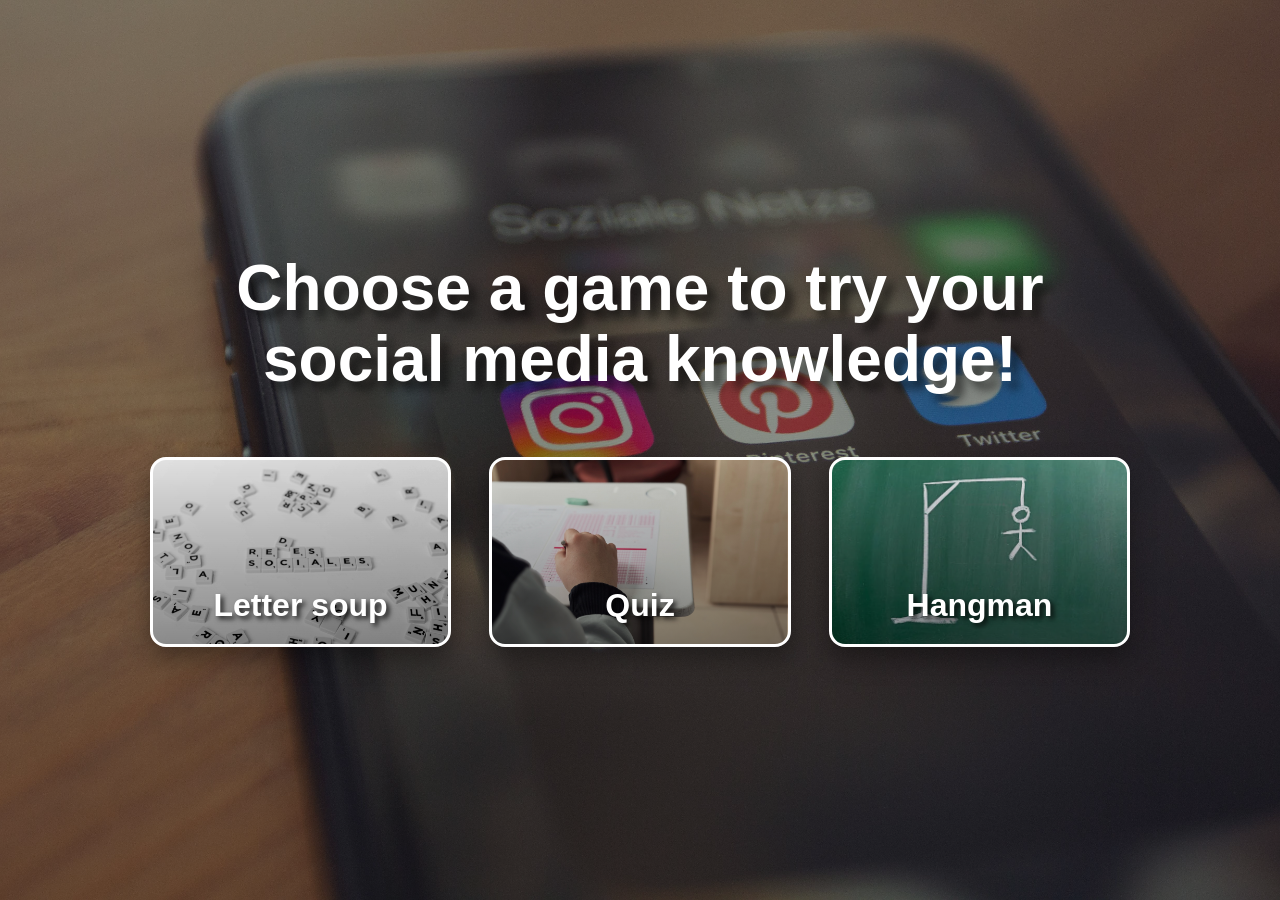
<file: index.html>
<!DOCTYPE html>
<html lang="en">
<head>
  <meta charset="UTF-8">
  <meta name="viewport" content="width=device-width, initial-scale=1.0">
  <meta http-equiv="refresh" content="0; url=src/pages/inicio/index.html">
  <meta name="description" content="Social media knowledge games">
  <title>Social Games</title>
</head>
<body>
  <p>
    Loading Social Games...
    <a href="src/pages/inicio/index.html">Open the game</a>
  </p>
  <script>
    window.location.replace("src/pages/inicio/index.html");
  </script>
</body>
</html>
</file>
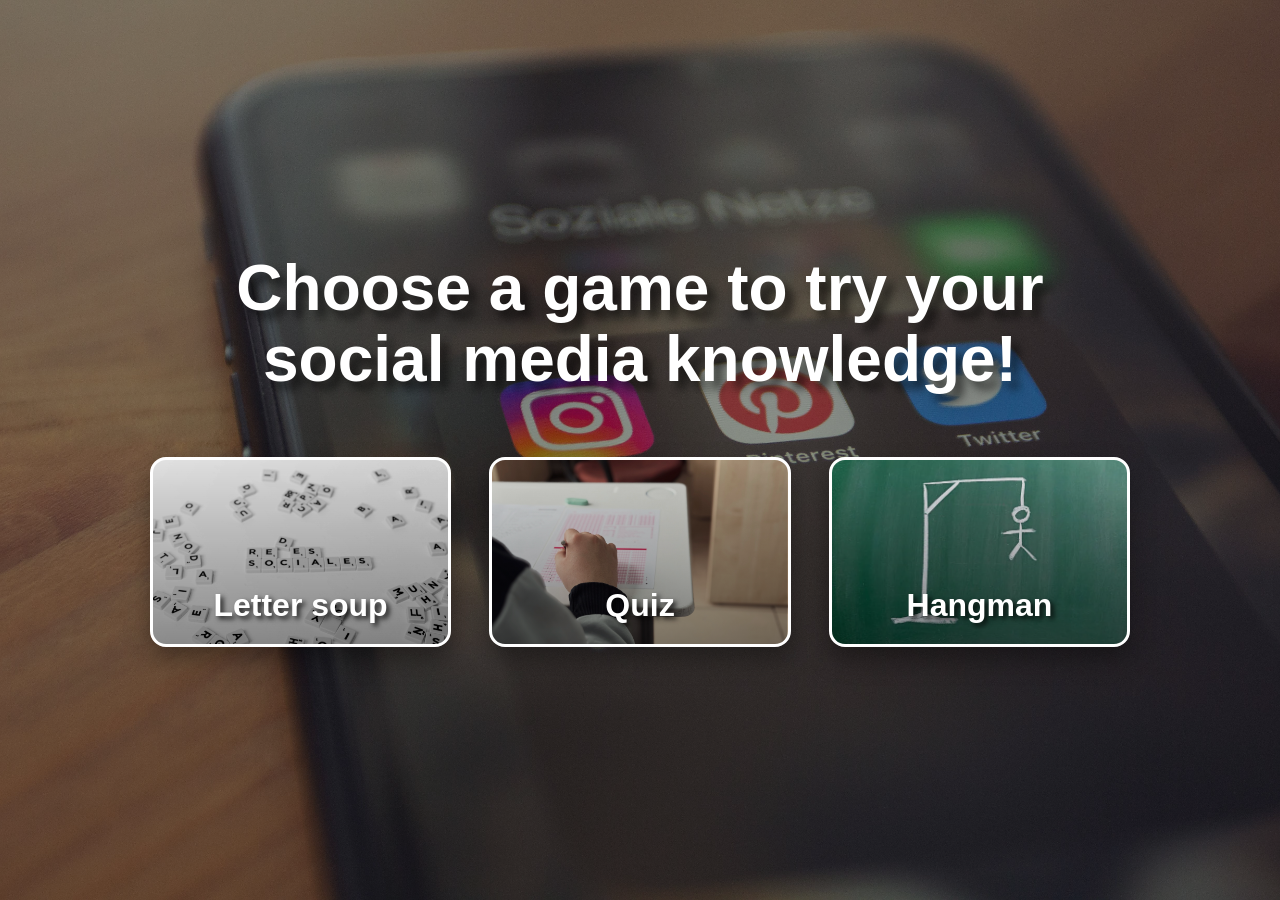
<file: src/pages/inicio/index.html>
<!DOCTYPE html>
<html lang="en">
<head>
  <meta charset="UTF-8">
  <meta name="viewport" content="width=device-width, initial-scale=1.0">
  <title>Choose a game</title>
  <link rel="stylesheet" href="../../css/inicio.css">
</head>
<body>
  <main class="home">
    <h1>Choose a game to try your social media knowledge!</h1>

    <nav class="game-list" aria-label="Games">
      <a class="game-button game-button--one" data-game="juego-1" href="../juegos/juego-1/index.html">
        <span>Letter soup</span>
      </a>
      <a class="game-button game-button--two" data-game="juego-2" href="../juegos/juego-2/index.html">
        <span>Quiz</span>
      </a>
      <a class="game-button game-button--three" data-game="juego-3" href="../juegos/juego-3/index.html">
        <span>Hangman</span>
      </a>
    </nav>

    <a id="results-link" class="results-link" href="../juegos/resultados/index.html" hidden>
      View your results
    </a>
  </main>
  <dialog id="completed-game-dialog" class="completed-game-dialog">
    <p>Finish the other games to continue, or restart your progress.</p>
    <div class="dialog-actions">
      <button id="restart-progress-button" class="restart-button" type="button">
        Restart progress
      </button>
      <button id="continue-button" class="continue-button" type="button">
        Continue
      </button>
    </div>
  </dialog>
  <script src="../juegos/player-session.js"></script>
  <script src="script.js"></script>
</body>
</html>
</file>
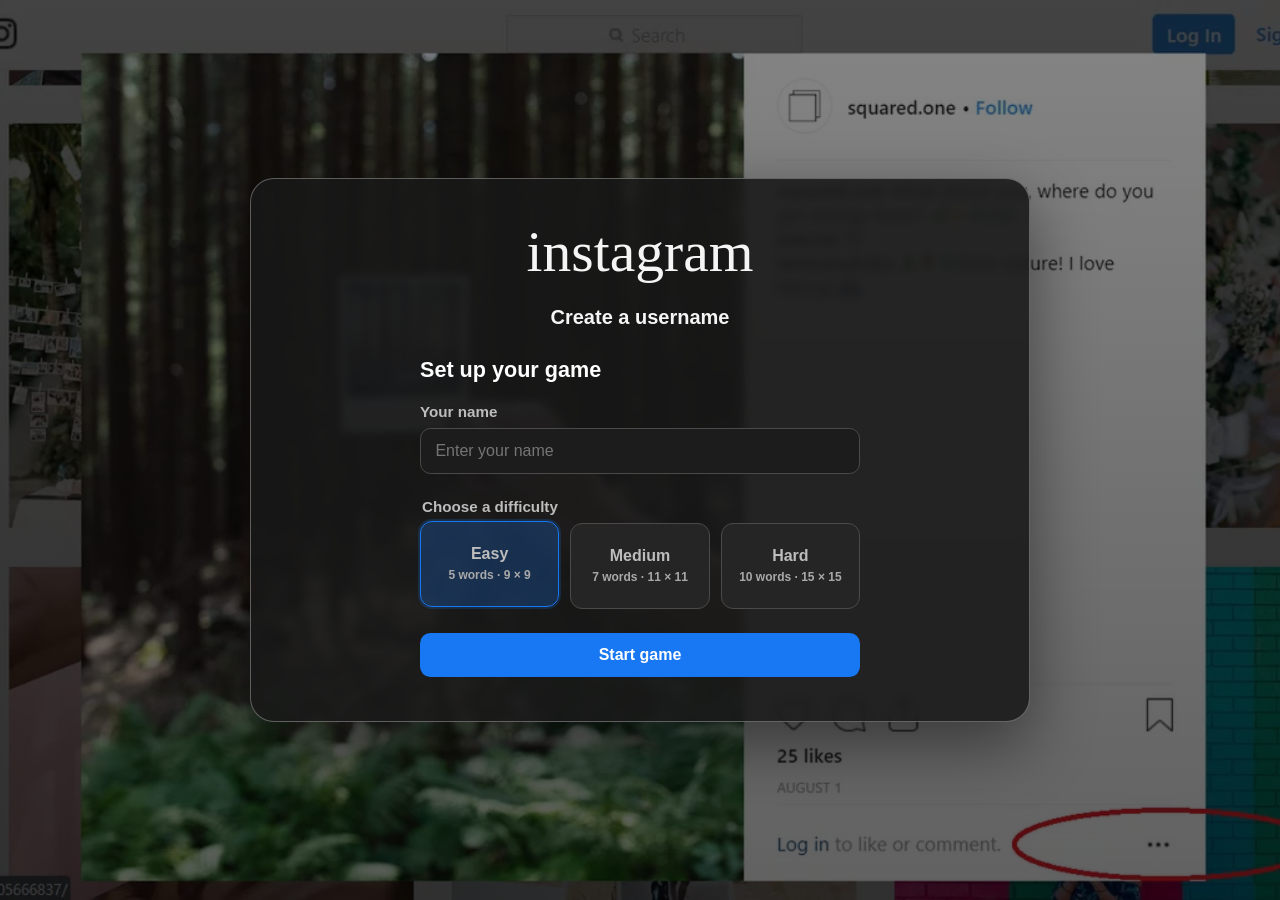
<file: src/pages/juegos/juego-1/index.html>
<!DOCTYPE html>
<html lang="en">
<head>
  <meta charset="UTF-8">
  <meta name="viewport" content="width=device-width, initial-scale=1.0">
  <meta name="description" content="Letter soup game">
  <title>Letter Soup</title>
  <link rel="stylesheet" href="style.css">
</head>
<body>
  <main class="game-shell">
    <section class="game-card" aria-labelledby="game-title">
      <header class="game-header">
        <p class="brand" aria-label="Instagram">instagram</p>
        <h1 id="game-title">Create a username</h1>
      </header>

      <section id="setup-panel" class="setup-panel" aria-labelledby="setup-title">
        <h2 id="setup-title">Set up your game</h2>
        <form id="setup-form">
          <div id="player-name-field">
            <label for="player-name">Your name</label>
            <input id="player-name" name="playerName" type="text" maxlength="24"
              autocomplete="name" placeholder="Enter your name" required>
          </div>

          <fieldset>
            <legend>Choose a difficulty</legend>
            <div class="difficulty-options">
              <label class="difficulty-option">
                <input type="radio" name="difficulty" value="easy" checked>
                <span><strong>Easy</strong><small>5 words · 9 × 9</small></span>
              </label>
              <label class="difficulty-option">
                <input type="radio" name="difficulty" value="medium">
                <span><strong>Medium</strong><small>7 words · 11 × 11</small></span>
              </label>
              <label class="difficulty-option">
                <input type="radio" name="difficulty" value="hard">
                <span><strong>Hard</strong><small>10 words · 15 × 15</small></span>
              </label>
            </div>
          </fieldset>

          <button class="primary-button" type="submit">Start game</button>
        </form>
      </section>

      <section id="game-panel" class="game-panel" hidden aria-live="polite">
        <div class="game-info">
          <div>
            <p class="eyebrow">Player</p>
            <p id="player-display" class="player-display"></p>
          </div>
          <div class="progress-box">
            <span id="progress-display">0 / 5 found</span>
            <div class="progress-track"><span id="progress-bar"></span></div>
          </div>
        </div>

        <div class="board-wrap">
          <div id="letter-grid" class="letter-grid" role="grid" aria-label="Letter soup"></div>
        </div>

        <div class="word-list-area">
          <h2>Words to find</h2>
          <ul id="word-list" class="word-list"></ul>
        </div>
      </section>

      <section id="success-panel" class="success-panel" hidden>
        <p class="success-icon" aria-hidden="true">★</p>
        <h2>You win!</h2>
        <p>Great job, <span id="winner-name"></span>.</p>
        <button id="continue-button" class="primary-button" type="button">Continue</button>
      </section>
    </section>
  </main>
  <script src="../player-session.js"></script>
  <script src="script.js"></script>
</body>
</html>
</file>
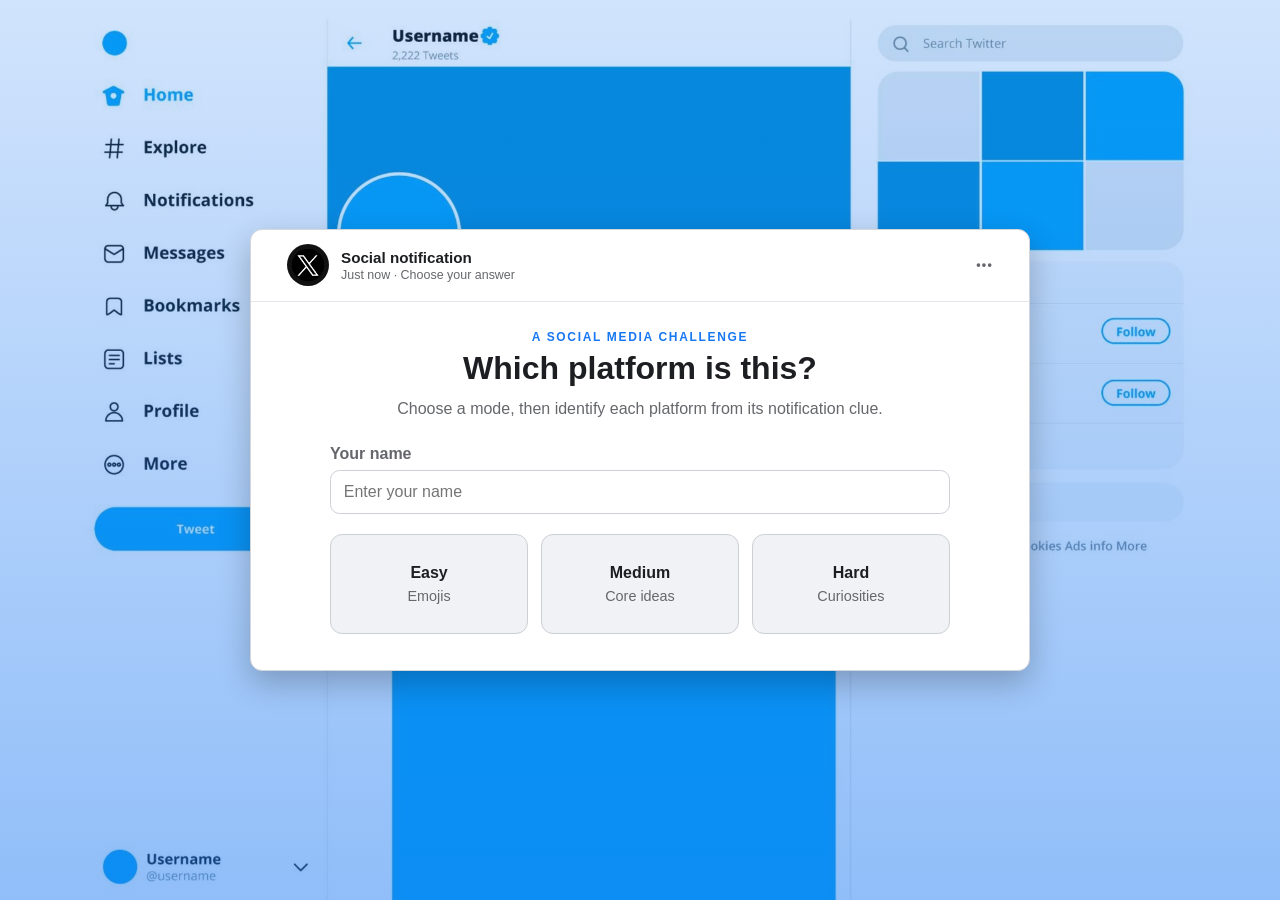
<file: src/pages/juegos/juego-2/index.html>
<!DOCTYPE html>
<html lang="en">
<head>
  <meta charset="UTF-8">
  <meta name="viewport" content="width=device-width, initial-scale=1.0">
  <meta name="description" content="Guess the social media platform from a notification clue">
  <title>Social notification</title>
  <link rel="stylesheet" href="style.css">
</head>
<body>
  <main class="game-shell">
    <section class="game-card" aria-labelledby="game-title">
      <header class="notification-header">
        <img class="header-logo" src="../../../assets/images/juegos/juego-2/x_logo.png" alt="">
        <div>
          <strong>Social notification</strong>
          <span>Just now · Choose your answer</span>
        </div>
        <span class="more-button" aria-hidden="true">•••</span>
      </header>

      <section id="setup-panel" class="setup-panel" aria-labelledby="game-title">
        <p class="eyebrow">A social media challenge</p>
        <h1 id="game-title">Which platform is this?</h1>
        <p class="intro">Choose a mode, then identify each platform from its notification clue.</p>
        <div id="player-name-field" class="player-name-field">
          <label for="player-name">Your name</label>
          <input id="player-name" type="text" maxlength="24" autocomplete="name"
            placeholder="Enter your name">
        </div>
        <div class="difficulty-options" role="group" aria-label="Choose a game mode">
          <button class="difficulty-option" type="button" data-mode="easy">
            <strong>Easy</strong><span>Emojis</span>
          </button>
          <button class="difficulty-option" type="button" data-mode="medium">
            <strong>Medium</strong><span>Core ideas</span>
          </button>
          <button class="difficulty-option" type="button" data-mode="hard">
            <strong>Hard</strong><span>Curiosities</span>
          </button>
        </div>
      </section>

      <section id="game-panel" class="game-panel" hidden aria-live="polite">
        <div class="game-topbar">
          <div>
            <p class="eyebrow">Mode: <span id="mode-display"></span></p>
            <p id="progress-display">Question 1 of 15</p>
          </div>
          <div class="lives" aria-label="Lives remaining">
            <span>Lives</span>
            <strong id="lives-display">♥ ♥ ♥ ♥</strong>
          </div>
          <button id="restart-button" class="secondary-button" type="button">Restart</button>
        </div>

        <article class="notification">
          <div class="notification-author">
            <img id="clue-logo" src="../../../assets/images/juegos/juego-2/default.jpg" alt="Default notification image">
            <div><strong>New notification</strong><span>Can you recognize this platform?</span></div>
          </div>
          <div id="clue" class="clue"></div>
        </article>

        <p id="feedback" class="feedback" role="status"></p>
        <div id="answer-options" class="answer-options" role="group" aria-label="Social media options"></div>
      </section>

      <section id="results-panel" class="results-panel" hidden>
        <p class="result-icon" aria-hidden="true">★</p>
        <p class="eyebrow">Challenge complete</p>
        <h2 id="results-title">Well played!</h2>
        <p id="results-summary"></p>
        <button id="continue-button" class="primary-button" type="button">Continue</button>
      </section>
    </section>
  </main>
  <script src="../player-session.js"></script>
  <script src="script.js"></script>
</body>
</html>
</file>
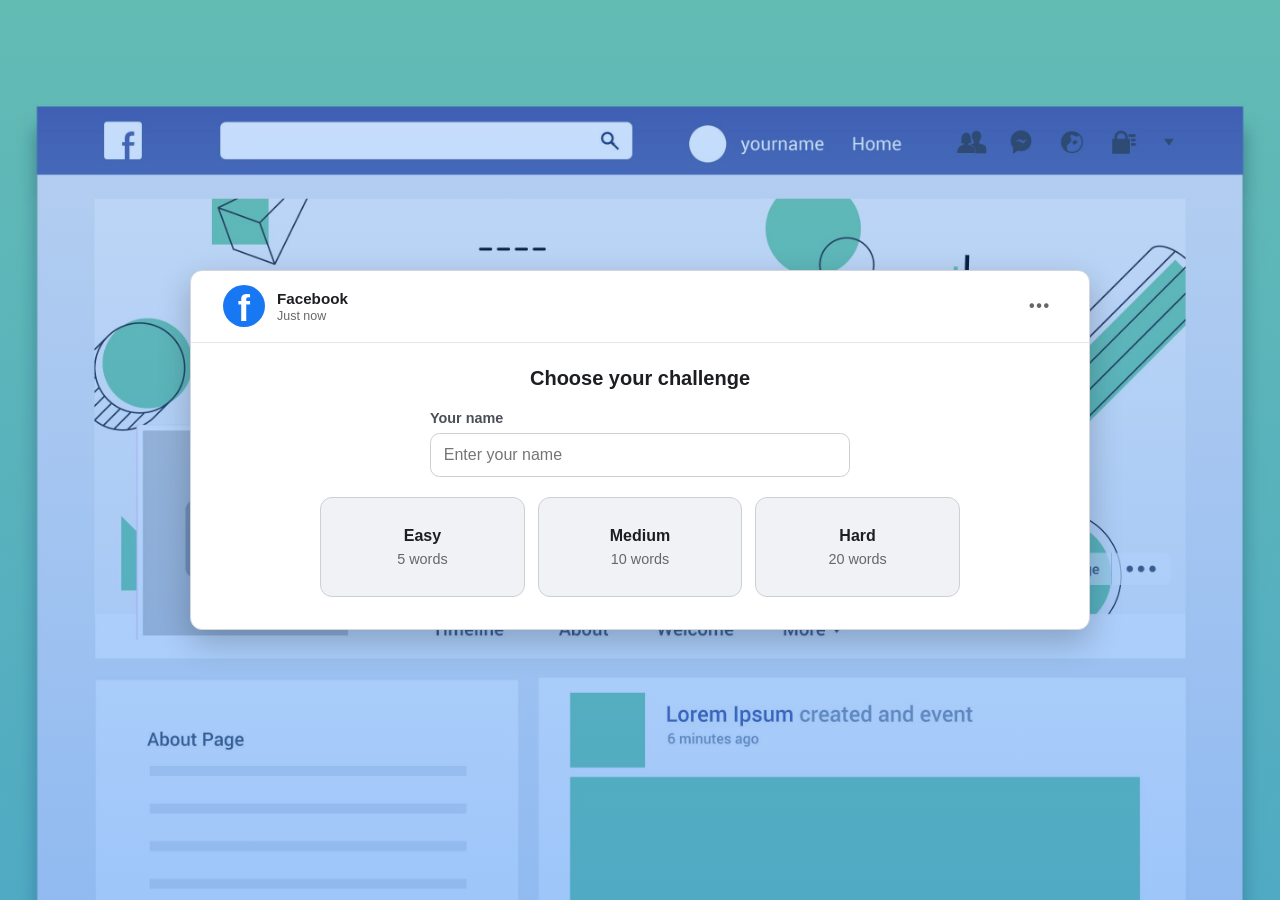
<file: src/pages/juegos/juego-3/index.html>
<!DOCTYPE html>
<html lang="en">
<head>
  <meta charset="UTF-8">
  <meta name="viewport" content="width=device-width, initial-scale=1.0">
  <meta name="description" content="Guess social media words">
  <title>Hangman</title>
  <link rel="stylesheet" href="style.css">
</head>
<body>
  <main class="game-shell">
    <section class="game-card" aria-labelledby="game-title">
      <header class="notification-header">
        <span class="facebook-mark" aria-hidden="true">f</span>
        <div>
          <strong>Facebook</strong>
          <span>Just now</span>
        </div>
        <button class="more-button" type="button" aria-label="More options">•••</button>
      </header>

      <section id="setup-panel" class="setup-panel" aria-labelledby="setup-title">
        <h2 id="setup-title">Choose your challenge</h2>
        <div id="player-name-field" class="player-name-field">
          <label for="player-name">Your name</label>
          <input id="player-name" type="text" maxlength="24" autocomplete="name"
            placeholder="Enter your name">
        </div>
        <div class="difficulty-options" role="group" aria-label="Number of words">
          <button class="difficulty-option" type="button" data-word-count="5">
            <strong>Easy</strong><span>5 words</span>
          </button>
          <button class="difficulty-option" type="button" data-word-count="10">
            <strong>Medium</strong><span>10 words</span>
          </button>
          <button class="difficulty-option" type="button" data-word-count="20">
            <strong>Hard</strong><span>20 words</span>
          </button>
        </div>
      </section>

      <section id="game-panel" class="game-panel" hidden aria-live="polite">
        <div class="game-topbar">
          <div>
            <p class="eyebrow">Progress</p>
            <p id="progress-display">Word 1 of 5</p>
          </div>
          <button id="restart-button" class="secondary-button" type="button">Restart</button>
        </div>

        <div class="game-layout">
          <div class="hangman-area">
            <img id="hangman-image" src="../../../assets/images/juegos/juego-3/1.jpg"
              alt="Hangman drawing, mistake 0 of 6">
            <p id="mistakes-display">Mistakes: 0 / 6</p>
          </div>

          <div class="word-area">
            <p class="eyebrow">Clue</p>
            <p id="description" class="description">
              <strong id="description-text"></strong>
              <span id="type-text"></span>
            </p>
            <p id="word-display" class="word-display" aria-label="Word to guess"></p>
            <p id="feedback" class="feedback" role="status"></p>

            <form id="guess-form" class="guess-form">
              <label for="letter-input">Enter one letter</label>
              <div class="guess-controls">
                <input id="letter-input" name="letter" type="text" maxlength="1"
                  pattern="[A-Za-z]" autocomplete="off" required>
                <button class="primary-button" type="submit">Guess</button>
              </div>
            </form>
            <div class="used-letters">
              <span>Used letters:</span>
              <strong id="used-letters">None</strong>
            </div>
          </div>
        </div>
      </section>

      <dialog id="results-dialog" class="results-dialog">
        <p class="eyebrow">Game finished</p>
        <h2 id="results-title">Results</h2>
        <p id="results-summary"></p>
        <p id="results-errors"></p>
        <button id="continue-button" class="primary-button" type="button">Continue</button>
      </dialog>
    </section>
  </main>
  <script src="../player-session.js"></script>
  <script src="script.js"></script>
</body>
</html>
</file>
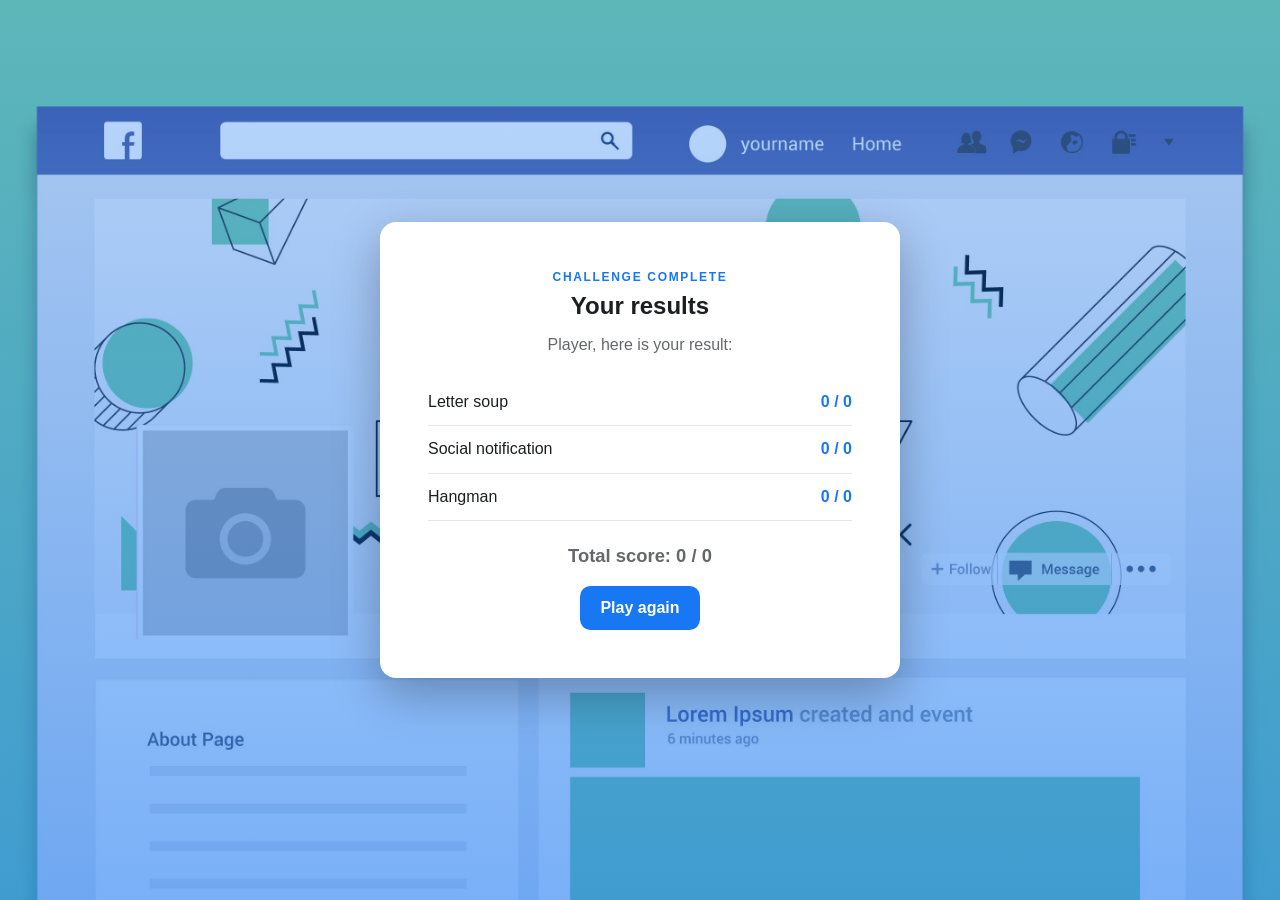
<file: src/pages/juegos/resultados/index.html>
<!DOCTYPE html>
<html lang="en">
<head>
  <meta charset="UTF-8">
  <meta name="viewport" content="width=device-width, initial-scale=1.0">
  <title>Your results</title>
  <link rel="stylesheet" href="style.css">
</head>
<body>
  <main class="results-shell">
    <section class="results-card" aria-labelledby="results-title">
      <p class="eyebrow">Challenge complete</p>
      <h1 id="results-title">Your results</h1>
      <p id="player-summary"></p>
      <ul id="results-list" class="results-list"></ul>
      <p id="total-summary" class="total-summary"></p>
      <button id="play-again-button" class="primary-button" type="button">Play again</button>
    </section>
  </main>
  <script src="../player-session.js"></script>
  <script src="script.js"></script>
</body>
</html>
</file>
<file: src/css/inicio.css>
:root {
  color: #ffffff;
  font-family: Arial, Helvetica, sans-serif;
}

* {
  box-sizing: border-box;
}

html,
body {
  min-height: 100%;
  margin: 0;
}

body {
  background: #1c1c1c url("../assets/images/general/bck1.jpg") center / cover fixed;
}

body::before {
  position: fixed;
  inset: 0;
  z-index: -1;
  background: rgb(0 0 0 / 35%);
  content: "";
}

.home {
  display: flex;
  min-height: 100vh;
  align-items: center;
  flex-direction: column;
  justify-content: center;
  gap: clamp(2rem, 7vh, 5rem);
  padding: 3rem 1.5rem;
}

h1 {
  max-width: 900px;
  margin: 0;
  color: #ffffff;
  font-size: clamp(2rem, 5vw, 4.25rem);
  line-height: 1.1;
  text-align: center;
  text-shadow: 0.12em 0.12em 0.15em rgb(0 0 0 / 60%);
}

.game-list {
  display: flex;
  width: min(100%, 980px);
  align-items: stretch;
  justify-content: center;
  gap: clamp(1rem, 3vw, 2.5rem);
}

.game-button {
  display: flex;
  min-height: 190px;
  flex: 1 1 0;
  align-items: flex-end;
  justify-content: center;
  padding: 1.25rem;
  border: 3px solid #ffffff;
  border-radius: 1rem;
  color: #ffffff;
  background-position: center;
  background-size: cover;
  box-shadow: 0 0.75rem 1.5rem rgb(0 0 0 / 35%);
  font-size: clamp(1.35rem, 2.5vw, 2rem);
  font-weight: 700;
  text-align: center;
  text-decoration: none;
  text-shadow: 0.1em 0.1em 0.15em rgb(0 0 0 / 80%);
  transition: transform 160ms ease, filter 160ms ease;
}

.game-button:hover,
.game-button:focus-visible {
  filter: brightness(1.15);
  outline: none;
  transform: translateY(-0.4rem);
}

.game-button:focus-visible {
  box-shadow: 0 0 0 0.25rem #ffffff, 0 0.75rem 1.5rem rgb(0 0 0 / 35%);
}

.game-button.is-completed {
  filter: grayscale(1);
}

.game-button.is-completed:hover,
.game-button.is-completed:focus-visible {
  filter: grayscale(1) brightness(1.15);
}

.results-link {
  padding: 0.75rem 1.25rem;
  border-radius: 0.65rem;
  color: #ffffff;
  background: #1877f2;
  font-weight: 700;
  text-decoration: none;
}

.completed-game-dialog {
  width: min(90%, 430px);
  padding: 1.75rem;
  border: 0;
  border-radius: 1rem;
  box-shadow: 0 1rem 3rem rgb(0 0 0 / 45%);
  text-align: center;
}

.completed-game-dialog::backdrop {
  background: rgb(0 0 0 / 60%);
}

.completed-game-dialog p {
  margin: 0 0 1.5rem;
  color: #1c1c1c;
  font-size: 1.1rem;
  font-weight: 700;
  line-height: 1.4;
}

.dialog-actions {
  display: flex;
  justify-content: center;
  gap: 0.75rem;
}

.dialog-actions button {
  min-height: 44px;
  padding: 0.65rem 1rem;
  border: 0;
  border-radius: 0.6rem;
  color: #ffffff;
  cursor: pointer;
  font: inherit;
  font-weight: 700;
}

.restart-button { background: #d93025; }
.continue-button { background: #1877f2; }

.game-button--one {
  background-image: linear-gradient(rgb(0 0 0 / 10%), rgb(0 0 0 / 45%)), url("../assets/images/general/button1.jpg");
}

.game-button--two {
  background-image: linear-gradient(rgb(0 0 0 / 10%), rgb(0 0 0 / 45%)), url("../assets/images/general/button2.jpg");
}

.game-button--three {
  background-image: linear-gradient(rgb(0 0 0 / 10%), rgb(0 0 0 / 45%)), url("../assets/images/general/button3.webp");
}

@media (max-width: 650px) {
  .game-list {
    flex-direction: column;
  }

  .game-button {
    min-height: 130px;
    flex-basis: auto;
  }

  .dialog-actions {
    flex-direction: column;
  }
}
</file>
<file: src/pages/juegos/juego-1/style.css>
:root {
  color: #fff;
  font-family: Arial, Helvetica, sans-serif;
  background: #1c1c1c;
}

* {
  box-sizing: border-box;
}

body {
  min-width: 320px;
  min-height: 100vh;
  margin: 0;
  background: linear-gradient(rgb(0 0 0 / 48%), rgb(0 0 0 / 62%)),
    url("../../../assets/images/juegos/juego-1/bck.webp") center / cover fixed;
}

button,
input {
  font: inherit;
}

button {
  cursor: pointer;
}

[hidden] {
  display: none !important;
}

.game-shell {
  display: flex;
  min-height: 100vh;
  align-items: center;
  justify-content: center;
  padding: 1.25rem;
}

.game-card {
  width: min(100%, 780px);
  padding: clamp(1.25rem, 4vw, 2.75rem);
  border: 1px solid rgb(255 255 255 / 30%);
  border-radius: 1.5rem;
  background: rgb(25 25 25 / 88%);
  box-shadow: 0 1.5rem 4rem rgb(0 0 0 / 45%);
  backdrop-filter: blur(4px);
}

.game-header {
  margin-bottom: 1.75rem;
  text-align: center;
}

.brand {
  margin: 0 0 1.5rem;
  color: #f5f5f5;
  font-family: "Brush Script MT", "Segoe Script", cursive;
  font-size: clamp(2.4rem, 8vw, 3.6rem);
  line-height: 1;
}

.eyebrow {
  margin: 0 0 0.3rem;
  color: #5da9ff;
  font-size: 0.75rem;
  font-weight: 700;
  letter-spacing: 0.14em;
  text-transform: uppercase;
}

h1,
h2,
p {
  margin-top: 0;
}

h1 {
  margin-bottom: 0.35rem;
  color: #f5f5f5;
  font-size: 1.25rem;
  line-height: 1.2;
}

h2 {
  margin-bottom: 1.25rem;
  font-size: 1.35rem;
}

.setup-panel {
  max-width: 440px;
  margin: 0 auto;
}

form label,
legend {
  display: block;
  margin-bottom: 0.5rem;
  color: #bdbdbd;
  font-size: 0.95rem;
  font-weight: 700;
}

input[type="text"] {
  width: 100%;
  padding: 0.8rem 0.9rem;
  border: 1px solid #4a4a4a;
  border-radius: 0.65rem;
  color: #f5f5f5;
  background: #1c1c1c;
}

input[type="text"]:focus {
  border-color: #1877f2;
  outline: 3px solid rgb(24 119 242 / 25%);
}

fieldset {
  margin: 1.5rem 0;
  padding: 0;
  border: 0;
}

.difficulty-options {
  display: grid;
  grid-template-columns: repeat(3, 1fr);
  gap: 0.7rem;
}

.difficulty-option {
  display: block;
  margin: 0;
  cursor: pointer;
}

.difficulty-option input {
  position: absolute;
  opacity: 0;
}

.difficulty-option span {
  display: flex;
  min-height: 86px;
  align-items: center;
  justify-content: center;
  flex-direction: column;
  gap: 0.35rem;
  padding: 0.7rem;
  border: 1px solid #4a4a4a;
  border-radius: 0.75rem;
  background: #252525;
  text-align: center;
  transition: background 150ms ease, border-color 150ms ease, transform 150ms ease;
}

.difficulty-option strong {
  font-size: 1rem;
}

.difficulty-option small {
  color: #a9a9a9;
  font-size: 0.75rem;
}

.difficulty-option input:checked + span,
.difficulty-option input:focus-visible + span {
  border-color: #1877f2;
  background: rgb(24 119 242 / 25%);
  box-shadow: 0 0 0 2px rgb(24 119 242 / 20%);
  transform: translateY(-2px);
}

.primary-button,
.secondary-button {
  min-height: 44px;
  padding: 0.7rem 1.3rem;
  border: 0;
  border-radius: 0.65rem;
  font-weight: 700;
  transition: filter 150ms ease, transform 150ms ease;
}

.primary-button {
  color: #fff;
  background: #1877f2;
}

.setup-panel .primary-button {
  width: 100%;
}

.primary-button:hover,
.secondary-button:hover,
.primary-button:focus-visible,
.secondary-button:focus-visible {
  filter: brightness(1.12);
  outline: 2px solid #fff;
  outline-offset: 2px;
  transform: translateY(-2px);
}

.secondary-button {
  display: block;
  margin: 1.5rem auto 0;
  color: #fff;
  background: rgb(255 255 255 / 14%);
}

.game-info {
  display: flex;
  align-items: end;
  justify-content: space-between;
  gap: 1rem;
  margin-bottom: 1rem;
}

.player-display {
  margin-bottom: 0;
  font-size: 1.2rem;
  font-weight: 700;
}

.progress-box {
  width: 180px;
  color: #ffe6d4;
  font-size: 0.85rem;
  text-align: right;
}

.progress-track {
  height: 8px;
  margin-top: 0.4rem;
  overflow: hidden;
  border-radius: 1rem;
  background: rgb(255 255 255 / 18%);
}

.progress-track span {
  display: block;
  width: 0;
  height: 100%;
  border-radius: inherit;
  background: #ffc178;
  transition: width 200ms ease;
}

.board-wrap {
  display: flex;
  justify-content: center;
  padding: 0.25rem;
}

.letter-grid {
  display: grid;
  width: min(100%, 560px);
  aspect-ratio: 1;
  gap: 3px;
  padding: 5px;
  border: 3px solid #1877f2;
  border-radius: 0.65rem;
  background: #6f301b;
  box-shadow: 0 0.75rem 1.5rem rgb(0 0 0 / 25%);
  touch-action: none;
  user-select: none;
}

.letter-cell {
  display: flex;
  min-width: 0;
  align-items: center;
  justify-content: center;
  padding: 0;
  border: 1px solid rgb(255 255 255 / 16%);
  border-radius: 0.2rem;
  color: #32170d;
  background: #fff4e9;
  font-size: clamp(0.7rem, 2.7vw, 1.25rem);
  font-weight: 800;
  transition: background 100ms ease, color 100ms ease;
}

.letter-cell.is-selected {
  color: #fff;
  background: #1877f2;
}

.letter-cell.is-found {
  color: #fff;
  background: #5b9b64;
}

.guess-form {
  margin-top: 1.25rem;
}

.guess-controls {
  display: flex;
  gap: 0.6rem;
}

.guess-controls input {
  flex: 1;
}

.feedback {
  min-height: 1.25rem;
  margin: 0.55rem 0 0;
  color: #ffc178;
  font-size: 0.85rem;
}

.word-list-area {
  margin-top: 0.5rem;
}

.word-list-area h2 {
  margin-bottom: 0.65rem;
  font-size: 1.1rem;
}

.word-list {
  display: flex;
  flex-wrap: wrap;
  gap: 0.5rem 0.8rem;
  margin: 0;
  padding: 0;
  list-style: none;
}

.word-list li {
  color: #d7d7d7;
  font-size: 0.9rem;
}

.word-list li.is-found {
  color: #5da9ff;
  text-decoration: underline;
  text-decoration-thickness: 2px;
  text-underline-offset: 3px;
}

.success-panel {
  padding: 1rem 0 0.5rem;
  text-align: center;
}

.success-icon {
  margin-bottom: 0.5rem;
  color: #ffc178;
  font-size: 3rem;
}

.success-panel h2 {
  margin-bottom: 0.5rem;
  font-size: 1.8rem;
}

.success-panel p:not(.success-icon) {
  color: #f4dfd1;
}

@media (max-width: 560px) {
  .game-shell {
    padding: 0.65rem;
  }

  .game-card {
    padding: 1.2rem 0.9rem;
    border-radius: 1rem;
  }

  .difficulty-options {
    grid-template-columns: 1fr;
  }

  .difficulty-option span {
    min-height: 58px;
    flex-direction: row;
    justify-content: space-between;
    padding: 0.65rem 0.9rem;
    text-align: left;
  }

  .game-info {
    align-items: start;
    flex-direction: column;
  }

  .progress-box {
    width: 100%;
    text-align: left;
  }

}
</file>
<file: src/pages/juegos/juego-2/style.css>
:root {
  color: #1c1e21;
  font-family: Arial, Helvetica, sans-serif;
  background: #e4e6eb;
}

* { box-sizing: border-box; }

body {
  min-width: 320px;
  min-height: 100vh;
  margin: 0;
  background: linear-gradient(rgb(24 119 242 / 20%), rgb(24 119 242 / 48%)),
    url("../../../assets/images/juegos/juego-2/background.jpg") center / cover fixed;
}

button { cursor: pointer; font: inherit; }
[hidden] { display: none !important; }

.game-shell {
  display: flex;
  min-height: 100vh;
  align-items: center;
  justify-content: center;
  padding: 1.25rem;
}

.game-card {
  width: min(100%, 780px);
  padding: 0 clamp(1rem, 4vw, 2.25rem) clamp(1.5rem, 4vw, 2.25rem);
  border: 1px solid #d3d6db;
  border-radius: 0.75rem;
  background: #fff;
  box-shadow: 0 0.75rem 2rem rgb(0 0 0 / 24%);
}

.notification-header {
  display: flex;
  min-height: 72px;
  align-items: center;
  gap: 0.75rem;
  margin: 0 calc(clamp(1rem, 4vw, 2.25rem) * -1) 1.75rem;
  padding: 0.9rem clamp(1rem, 4vw, 2.25rem);
  border-bottom: 1px solid #e4e6eb;
}

.header-logo, .notification-author img {
  width: 42px;
  height: 42px;
  border-radius: 50%;
  object-fit: contain;
}

.header-logo { padding: 0.3rem; background: #111; }
.notification-header div, .notification-author div { display: grid; gap: 0.15rem; }
.notification-header strong, .notification-author strong { color: #1c1e21; font-size: 0.95rem; }
.notification-header span, .notification-author span { color: #65676b; font-size: 0.78rem; }
.more-button { margin-left: auto; color: #65676b; font-weight: 700; letter-spacing: 0.1em; }

h1, h2, p { margin-top: 0; }
.eyebrow {
  margin-bottom: 0.4rem;
  color: #1877f2;
  font-size: 0.75rem;
  font-weight: 700;
  letter-spacing: 0.14em;
  text-transform: uppercase;
}

.setup-panel { max-width: 620px; margin: 0 auto; text-align: center; }
.player-name-field { margin-bottom: 1.25rem; text-align: left; }
.player-name-field label { display: block; margin-bottom: 0.45rem; color: #65676b; font-weight: 700; }
.player-name-field input {
  width: 100%;
  padding: 0.75rem 0.8rem;
  border: 1px solid #ccd0d5;
  border-radius: 0.6rem;
  font: inherit;
}
h1 { margin-bottom: 0.6rem; font-size: clamp(1.5rem, 4vw, 2rem); }
.intro { margin-bottom: 1.5rem; color: #65676b; line-height: 1.5; }
.difficulty-options, .answer-options { display: grid; grid-template-columns: repeat(3, 1fr); gap: 0.8rem; }

.difficulty-option, .answer-option, .secondary-button {
  border: 1px solid #ccd0d5;
  border-radius: 0.75rem;
  color: #1c1e21;
  background: #f0f2f5;
}

.difficulty-option {
  display: flex;
  min-height: 100px;
  align-items: center;
  justify-content: center;
  flex-direction: column;
  gap: 0.4rem;
  padding: 1rem;
  transition: transform 150ms ease, background 150ms ease;
}

.difficulty-option span { color: #65676b; font-size: 0.9rem; }
.difficulty-option:hover, .difficulty-option:focus-visible {
  background: #e7f3ff;
  outline: 2px solid #1877f2;
  outline-offset: 2px;
  transform: translateY(-2px);
}

.game-topbar { display: flex; align-items: center; gap: 1rem; margin-bottom: 1.25rem; }
.game-topbar p { margin-bottom: 0; }
.game-topbar > div:first-child { flex: 1; }
.lives { display: grid; gap: 0.15rem; color: #65676b; font-size: 0.72rem; text-align: right; text-transform: uppercase; }
.lives strong { color: #e41e3f; font-size: 1.15rem; letter-spacing: 0.12em; white-space: nowrap; }
.secondary-button, .primary-button { min-height: 44px; padding: 0.7rem 1.2rem; border-radius: 0.65rem; font-weight: 700; }
.secondary-button { background: transparent; }
.secondary-button:hover, .secondary-button:focus-visible, .primary-button:hover, .primary-button:focus-visible { outline: 2px solid #1877f2; outline-offset: 2px; filter: brightness(1.08); }

.notification { margin-bottom: 1rem; padding: 1rem; border: 1px solid #e4e6eb; border-radius: 0.75rem; background: #f7f8fa; }
.notification-author { display: flex; align-items: center; gap: 0.75rem; margin-bottom: 1.25rem; }
.clue { min-height: 5rem; display: grid; place-items: center; color: #1c1e21; font-size: clamp(1.4rem, 5vw, 2.2rem); font-weight: 700; line-height: 1.35; text-align: center; }
.feedback { min-height: 1.4rem; margin: 0 0 0.7rem; color: #e41e3f; font-weight: 700; text-align: center; }
.answer-options { grid-template-columns: repeat(3, 1fr); }
.answer-option { display: flex; min-height: 68px; align-items: center; gap: 0.7rem; padding: 0.7rem; text-align: left; transition: background 150ms ease, border-color 150ms ease; }
.answer-option img { width: 34px; height: 34px; flex: 0 0 34px; object-fit: contain; }
.answer-option:hover, .answer-option:focus-visible { border-color: #1877f2; background: #e7f3ff; outline: 2px solid #1877f2; outline-offset: 2px; }
.answer-option.is-correct { border-color: #238b45; background: #dff3e4; }
.answer-option.is-wrong { border-color: #e41e3f; background: #ffebee; }
.answer-option:disabled { cursor: default; }

.results-panel { padding: 1rem 0 0.5rem; text-align: center; }
.result-icon { margin-bottom: 0.5rem; color: #1877f2; font-size: 3rem; }
.results-panel h2 { margin-bottom: 0.5rem; }
.results-panel p:not(.eyebrow):not(.result-icon) { color: #65676b; }
.primary-button { border: 0; color: #fff; background: #1877f2; }

@media (max-width: 600px) {
  .game-shell { padding: 0.65rem; }
  .game-card { border-radius: 1rem; }
  .difficulty-options, .answer-options { grid-template-columns: 1fr; }
  .difficulty-option { min-height: 64px; flex-direction: row; justify-content: space-between; }
  .answer-option { min-height: 58px; }
  .game-topbar { align-items: flex-start; flex-wrap: wrap; }
  .lives { order: 3; width: 100%; text-align: left; }
}
</file>
<file: src/pages/juegos/juego-3/style.css>
:root {
  color: #1c1e21;
  font-family: Arial, Helvetica, sans-serif;
  background: #e4e6eb;
}

* {
  box-sizing: border-box;
}

body {
  min-width: 320px;
  min-height: 100vh;
  margin: 0;
  background: linear-gradient(rgb(24 119 242 / 22%), rgb(24 119 242 / 42%)),
    url("../../../assets/images/juegos/juego-3/5145730.jpg") center / cover fixed;
}

button,
input {
  font: inherit;
}

button {
  cursor: pointer;
}

[hidden] {
  display: none !important;
}

.game-shell {
  display: flex;
  min-height: 100vh;
  align-items: center;
  justify-content: center;
  padding: 1.25rem;
}

.game-card {
  width: min(100%, 900px);
  padding: 0 clamp(1rem, 4vw, 2rem) clamp(1.25rem, 4vw, 2rem);
  border: 1px solid #d3d6db;
  border-radius: 0.75rem;
  background: #fff;
  box-shadow: 0 0.75rem 2rem rgb(0 0 0 / 22%);
}

.notification-header {
  display: flex;
  min-height: 72px;
  align-items: center;
  gap: 0.75rem;
  margin: 0 calc(clamp(1rem, 4vw, 2rem) * -1) 1.5rem;
  padding: 0.9rem clamp(1rem, 4vw, 2rem);
  border-bottom: 1px solid #e4e6eb;
}

.facebook-mark {
  display: grid;
  width: 42px;
  height: 42px;
  place-items: end center;
  border-radius: 50%;
  color: #fff;
  background: #1877f2;
  font-family: Arial, sans-serif;
  font-size: 2.3rem;
  font-weight: 700;
  line-height: 0.95;
}

.notification-header div {
  display: grid;
  gap: 0.15rem;
}

.notification-header strong {
  color: #1c1e21;
  font-size: 0.95rem;
}

.notification-header div span {
  color: #65676b;
  font-size: 0.78rem;
}

.more-button {
  margin-left: auto;
  padding: 0.4rem;
  border: 0;
  color: #65676b;
  background: transparent;
  font-weight: 700;
  letter-spacing: 0.1em;
}

h2,
p {
  margin-top: 0;
}

.eyebrow {
  margin-bottom: 0.4rem;
  color: #65676b;
  font-size: 0.75rem;
  font-weight: 700;
  letter-spacing: 0.14em;
  text-transform: uppercase;
}

.setup-panel {
  max-width: 640px;
  margin: 0 auto;
  text-align: center;
}

.setup-panel h2 {
  margin-bottom: 1.25rem;
  font-size: 1.25rem;
}

.player-name-field {
  max-width: 420px;
  margin: 0 auto 1.25rem;
  text-align: left;
}

.player-name-field label {
  display: block;
  margin-bottom: 0.45rem;
  color: #4b4f56;
  font-size: 0.9rem;
  font-weight: 700;
}

.player-name-field input {
  width: 100%;
  padding: 0.75rem 0.8rem;
  border: 1px solid #ccd0d5;
  border-radius: 0.6rem;
  font: inherit;
}

.difficulty-options {
  display: grid;
  grid-template-columns: repeat(3, 1fr);
  gap: 0.8rem;
}

.difficulty-option,
.secondary-button {
  border: 1px solid #ccd0d5;
  border-radius: 0.75rem;
  color: #1c1e21;
  background: #f0f2f5;
}

.difficulty-option {
  display: flex;
  min-height: 100px;
  align-items: center;
  justify-content: center;
  flex-direction: column;
  gap: 0.4rem;
  padding: 1rem;
  transition: transform 150ms ease, background 150ms ease;
}

.difficulty-option span {
  color: #65676b;
  font-size: 0.9rem;
}

.difficulty-option:hover,
.difficulty-option:focus-visible {
  background: #e7f3ff;
  outline: 2px solid #1877f2;
  outline-offset: 2px;
  transform: translateY(-2px);
}

.game-topbar,
.game-layout {
  display: flex;
  gap: 1rem;
}

.game-topbar {
  align-items: center;
  justify-content: space-between;
  margin-bottom: 1.25rem;
}

.game-topbar p {
  margin-bottom: 0;
}

.secondary-button,
.primary-button {
  min-height: 44px;
  padding: 0.7rem 1.2rem;
  border: 0;
  border-radius: 0.65rem;
  color: #fff;
  font-weight: 700;
}

.secondary-button {
  border: 1px solid #ccd0d5;
  color: #1c1e21;
  background: transparent;
}

.primary-button {
  background: #1877f2;
}

.primary-button:hover,
.secondary-button:hover,
.primary-button:focus-visible,
.secondary-button:focus-visible {
  filter: brightness(1.15);
  outline: 2px solid #1877f2;
  outline-offset: 2px;
}

.game-layout {
  align-items: center;
}

.hangman-area {
  flex: 0 1 43%;
  text-align: center;
}

.hangman-area img {
  display: block;
  width: min(100%, 300px);
  margin: 0 auto 0.75rem;
  border-radius: 0.75rem;
}

.hangman-area p {
  margin-bottom: 0;
  color: #65676b;
  font-weight: 700;
}

.word-area {
  flex: 1;
}

.description {
  min-height: 3.2rem;
  margin-bottom: 1.3rem;
  color: #4b4f56;
  line-height: 1.5;
}

.description strong,
.description span {
  display: block;
}

.word-display {
  min-height: 2.2rem;
  margin-bottom: 1rem;
  color: #1c1e21;
  font-size: clamp(1.25rem, 4vw, 2rem);
  font-weight: 700;
  letter-spacing: 0.25em;
  word-break: break-word;
}

.guess-form label {
  display: block;
  margin-bottom: 0.45rem;
  color: #4b4f56;
  font-size: 0.9rem;
}

.guess-controls {
  display: flex;
  gap: 0.6rem;
}

.guess-controls input {
  width: 4rem;
  border: 1px solid #ccd0d5;
  border-radius: 0.6rem;
  color: #1c1e21;
  background: #f0f2f5;
  font-size: 1.3rem;
  text-align: center;
  text-transform: uppercase;
}

.guess-controls input:focus {
  border-color: #1877f2;
  outline: 3px solid rgb(24 119 242 / 20%);
}

.feedback {
  min-height: 1.3rem;
  margin-bottom: 0.7rem;
  color: #b34a00;
}

.used-letters {
  margin-top: 1.25rem;
  color: #65676b;
  font-size: 0.9rem;
}

.used-letters strong {
  color: #1c1e21;
  letter-spacing: 0.12em;
}

.results-dialog {
  width: min(90%, 420px);
  padding: 2rem;
  border: 1px solid #ccd0d5;
  border-radius: 1rem;
  color: #1c1e21;
  background: #fff;
  box-shadow: 0 1rem 3rem rgb(0 0 0 / 60%);
  text-align: center;
}

.results-dialog::backdrop {
  background: rgb(28 30 33 / 60%);
}

.results-dialog h2 {
  margin-bottom: 0.75rem;
}

.results-dialog p:not(.eyebrow) {
  color: #65676b;
}

@media (max-width: 650px) {
  .game-shell {
    padding: 0.65rem;
  }

  .game-card {
    padding: 0.9rem;
    border-radius: 1rem;
  }

  .difficulty-options,
  .game-layout {
    grid-template-columns: 1fr;
  }

  .game-layout {
    flex-direction: column;
  }

  .hangman-area {
    width: 100%;
  }

  .word-area {
    width: 100%;
  }
}
</file>
<file: src/pages/juegos/resultados/style.css>
:root {
  color: #1c1e21;
  font-family: Arial, Helvetica, sans-serif;
  background: #e4e6eb;
}

* { box-sizing: border-box; }

body {
  min-width: 320px;
  min-height: 100vh;
  margin: 0;
  background: linear-gradient(rgb(24 119 242 / 28%), rgb(24 119 242 / 58%)),
    url("../../../assets/images/juegos/juego-3/5145730.jpg") center / cover fixed;
}

.results-shell {
  display: flex;
  min-height: 100vh;
  align-items: center;
  justify-content: center;
  padding: 1.25rem;
}

.results-card {
  width: min(100%, 520px);
  padding: clamp(1.5rem, 5vw, 3rem);
  border-radius: 1rem;
  background: #fff;
  box-shadow: 0 1rem 3rem rgb(0 0 0 / 28%);
  text-align: center;
}

.eyebrow {
  margin: 0 0 0.5rem;
  color: #1877f2;
  font-size: 0.75rem;
  font-weight: 700;
  letter-spacing: 0.14em;
  text-transform: uppercase;
}

h1 { margin: 0 0 0.5rem; }
p { color: #65676b; }

.results-list {
  margin: 1.5rem 0;
  padding: 0;
  list-style: none;
  text-align: left;
}

.results-list li {
  display: flex;
  justify-content: space-between;
  gap: 1rem;
  padding: 0.9rem 0;
  border-bottom: 1px solid #e4e6eb;
}

.results-list strong { color: #1877f2; }
.total-summary { font-size: 1.15rem; font-weight: 700; }
.primary-button {
  min-height: 44px;
  padding: 0.7rem 1.3rem;
  border: 0;
  border-radius: 0.65rem;
  color: #fff;
  background: #1877f2;
  cursor: pointer;
  font: inherit;
  font-weight: 700;
}
</file>
